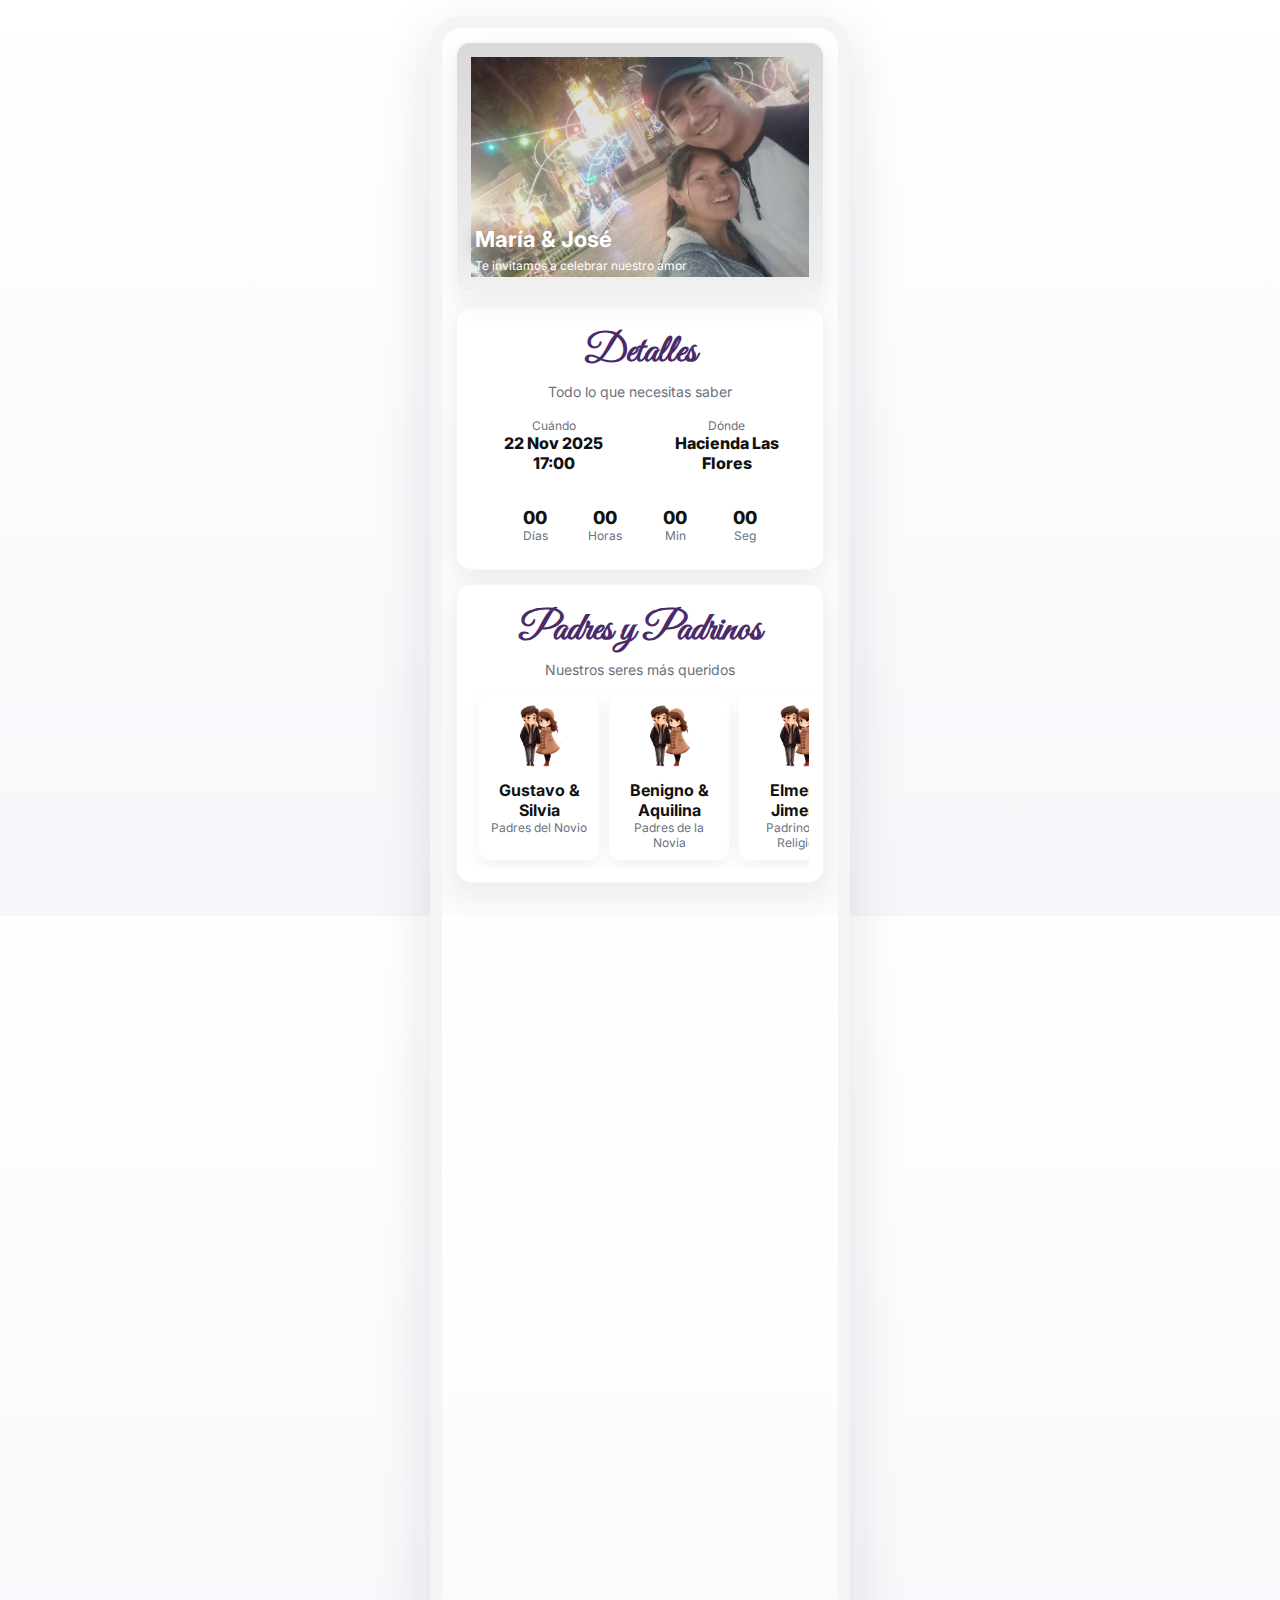
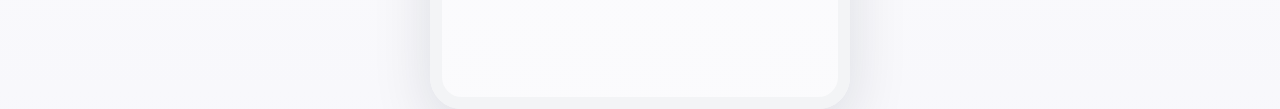
<file: index.html>
<!doctype html>
<html lang="es">

<head>
    <meta charset="utf-8" />
    <meta name="viewport" content="width=device-width, initial-scale=1.0, viewport-fit=cover" />
    <title>Invitación Boda</title>
    <link href="https://fonts.googleapis.com/css2?family=Great+Vibes&family=Inter:wght@300;400;600;700&display=swap"
        rel="stylesheet">
    <style>
        :root {
            --bg: #ffffff;
            --card: #fff;
            --muted: #6b7280;
            --accent: #c59d5f;
            --glass: rgba(255, 255, 255, 0.8);
            --radius: 18px;
            --shadow: 0 10px 30px rgba(16, 24, 40, 0.08);
            --width: 420px;
        }

        * {
            box-sizing: border-box
        }

        html,
        body {
            height: 100%;
            margin: 0;
            background: linear-gradient(180deg, #fff, #f7f7fb);
            font-family: Inter, system-ui, -apple-system, Segoe UI, Roboto, "Helvetica Neue", Arial;
            color: #111
        }

        .phone {
            width: var(--width);
            max-width: 94vw;
            margin: 16px auto;
            border-radius: 32px;
            overflow: hidden;
            border: 12px solid #f3f4f6;
            background: linear-gradient(180deg, rgba(255, 255, 255, 0.6), rgba(255, 255, 255, 0.4));
            box-shadow: 0 18px 60px rgba(16, 24, 40, 0.12)
        }

        .card {
            padding: 14px;
            background: var(--card);
            border-radius: 16px;
            margin: 14px;
            border: 1px solid rgba(16, 24, 40, 0.04);
            box-shadow: var(--shadow)
        }

        h1 {
            font-family: 'Great Vibes', cursive;
            font-size: 40px;
            margin: 6px 0;
            color: #4b2a6a;
            text-align: center
        }

        .subtitle {
            text-align: center;
            color: var(--muted);
            font-size: 14px;
            margin-bottom: 8px
        }

        .hero {
            position: relative;
            overflow: hidden;
            border-radius: 14px
        }

        .hero img {
            width: 100%;
            height: 220px;
            object-fit: cover;
            display: block;
            filter: contrast(1.05) saturate(1.05)
        }

        .overlay {
            position: absolute;
            inset: 0;
            background: linear-gradient(180deg, rgba(0, 0, 0, 0.15), rgba(0, 0, 0, 0.06));
            display: flex;
            align-items: flex-end;
            padding: 18px
        }

        .names {
            color: #fff;
            font-size: 22px;
            font-weight: 700;
            text-shadow: 0 6px 18px rgba(0, 0, 0, 0.45)
        }

        .grid {
            display: grid;
            grid-template-columns: 1fr 1fr;
            gap: 8px
        }

        .pill {
            background: linear-gradient(90deg, #fff, #fff);
            padding: 10px;
            border-radius: 12px;
            text-align: center
        }

        .padrinos {
            display: flex;
            gap: 10px;
            overflow: auto;
            padding: 8px
        }

        .padrino {
            min-width: 120px;
            border-radius: 12px;
            background: linear-gradient(180deg, #fff, #fff);
            padding: 10px;
            text-align: center;
            box-shadow: 0 6px 18px rgba(16, 24, 40, 0.06)
        }

        .padrino img {
            width: 64px;
            height: 64px;
            border-radius: 50%;
            object-fit: cover;
            margin-bottom: 8px
        }

        .countdown {
            display: flex;
            gap: 8px;
            justify-content: center;
            margin-top: 8px
        }

        .countdown .item {
            background: linear-gradient(90deg, #fff, #fff);
            padding: 12px;
            border-radius: 10px;
            min-width: 62px;
            text-align: center
        }

        .big {
            font-weight: 800;
            font-size: 18px;
            color: #111
        }

        .small {
            font-size: 12px;
            color: var(--muted)
        }

        .map {
            height: 180px;
            border-radius: 12px;
            overflow: hidden;
            margin-top: 8px
        }

        .map iframe {
            width: 100%;
            height: 100%;
            border: 0
        }

        .reveal {
            opacity: 0;
            transform: translateY(16px);
            transition: opacity .6s ease, transform .6s ease
        }

        .reveal.show {
            opacity: 1;
            transform: none
        }

        @media (max-width:380px) {
            h1 {
                font-size: 34px
            }

            .hero img {
                height: 190px
            }
        }
    </style>
</head>

<body>
    <div class="phone">
        <!-- Hero / Portada -->
        <div class="card hero reveal">
            <img id="heroImg" src="imagenes/pareja.jpeg" alt="Pareja">
            <div class="overlay">
                <div>
                    <div class="names" id="namesTop">María & José</div>
                    <div style="color:#fff;font-size:12px;margin-top:6px">Te invitamos a celebrar nuestro amor</div>
                </div>
            </div>
        </div>

        <!-- Detalles y cuenta regresiva -->
        <div class="card reveal">
            <h1>Detalles</h1>
            <div class="subtitle">Todo lo que necesitas saber</div>
            <div class="grid">
                <div class="pill">
                    <div style="font-size:12px;color:#6b7280">Cuándo</div>
                    <div style="font-weight:800" id="dateInfo">22 Nov 2025<br>17:00</div>
                </div>
                <div class="pill">
                    <div style="font-size:12px;color:#6b7280">Dónde</div>
                    <div style="font-weight:800" id="venueInfo">Hacienda Las Flores</div>
                </div>
            </div>

            <div class="countdown" style="margin-top:12px">
                <div class="item">
                    <div class="big" id="days">--</div>
                    <div class="small">Días</div>
                </div>
                <div class="item">
                    <div class="big" id="hours">--</div>
                    <div class="small">Horas</div>
                </div>
                <div class="item">
                    <div class="big" id="mins">--</div>
                    <div class="small">Min</div>
                </div>
                <div class="item">
                    <div class="big" id="secs">--</div>
                    <div class="small">Seg</div>
                </div>
            </div>
        </div>

        <!-- Padrinos -->
        <div class="card reveal">
            <h1>Padres y Padrinos</h1>
            <div class="subtitle">Nuestros seres más queridos</div>
            <div class="padrinos" id="padrinosList"></div>
        </div>

        <!-- Misa -->
        <div class="card reveal">
            <h1>Misa</h1>
            <div class="subtitle">Lugar donde se realizará la ceremonia religiosa</div>
            <div style="font-weight:700;margin-top:6px" id="misaName">Parroquia Santa Vera Cruz</div>
            <div style="font-size:13px;color:#6b7280" id="misaAddress"></div>
            <div class="map" id="mapMisa"></div>
            <div style="display:flex;gap:8px;margin-top:10px">
                <button id="openMisaGps"
                    style="flex:1;padding:10px;border-radius:10px;border:1px solid #eee;background:#fff">Abrir en
                    Maps</button>
            </div>
        </div>

        <!-- Recepción & Mapa -->
        <div class="card reveal">
            <h1>Recepción & Mapa</h1>
            <div class="subtitle">Dirección y cómo llegar</div>
            <div style="font-weight:700;margin-top:6px" id="receptionName">Salon de Eventos Real</div>
            <div style="font-size:13px;color:#6b7280" id="receptionAddress"></div>
            <div class="map" id="mapFrame"></div>
            <div style="display:flex;gap:8px;margin-top:10px">
                <button id="openGps"
                    style="flex:1;padding:10px;border-radius:10px;border:1px solid #eee;background:#fff">Abrir en
                    Maps</button>
                <button id="shareBtn"
                    style="flex:1;padding:10px;border-radius:10px;border:1px solid #eee;background:#fff">Compartir</button>
            </div>
        </div>

        <div style="height:28px"></div>
    </div>

    <script>
        const DATA = {
            bride: 'María',
            groom: 'José',
            dateISO: '2025-11-22T17:00:00',
            venue: 'Hacienda Las Flores',
            address: 'Camino Real 123, Ciudad',
            heroImg: 'imagenes/pareja.jpeg',
            locationUrlEmbed: 'https://www.google.com/maps/embed?pb=!1m18!1m12!1m3!1d3329.123456!2d-70.6693!3d-33.4489!2m3!1f0!2f0!3f0!3m2!1i1024!2i768!4f13.1!3m3!1m2!1s0x9662c123456789%3A0xabcdef123456789!2sHacienda%20Las%20Flores!5e0!3m2!1ses!2scl!4v1694950000000',
            locationUrlManual: 'https://maps.app.goo.gl/g5eR131F3MAHVVpy9',
            padrinos: [
                { name: 'Gustavo & Silvia', img: 'imagenes/imagen.png', type: 'Padres del Novio' },
                { name: 'Benigno & Aquilina', img: 'imagenes/imagen.png', type: 'Padres de la Novia' },
                { name: 'Elmer & Jimena', img: 'imagenes/imagen.png', type: 'Padrinos de Religion' },
                { name: 'Miguel & Claudia', img: 'imagenes/imagen.png', type: 'Padrinos de Civil' }
            ],
            misa: {
                name: 'Parroquia Santa Vera Cruz',
                address: '',
                embed: 'https://www.google.com/maps/embed?pb=!1m18!1m12!1m3!1d3329.987654!2d-70.6700!3d-33.4500!2m3!1f0!2f0!3f0!3m2!1i1024!2i768!4f13.1!3m3!1m2!1s0x9662c123987654%3A0xabcdef987654!2sParroquia%20San%20Jos%C3%A9!5e0!3m2!1ses!2scl!4v1694951111111',
                manual: 'https://maps.app.goo.gl/H45N2SBq7N7TVunW8'
            }
        };

        // Hero / nombres
        document.getElementById('namesTop').textContent = `${DATA.bride} & ${DATA.groom}`;
        document.getElementById('heroImg').src = DATA.heroImg;

        // Padrinos
        const padrinosList = document.getElementById('padrinosList');
        DATA.padrinos.forEach(p => {
            const el = document.createElement('div');
            el.className = 'padrino';
            el.innerHTML = `
        <img src="${p.img}" alt="${p.name}">
        <div style="font-weight:700">${p.name}</div>
        <div style="font-size:12px;color:#6b7280">${p.type}</div>
      `;
            padrinosList.appendChild(el);
        });

        // Cuenta regresiva
        function startCountdown(target, ids) {
            function tick() {
                const now = new Date();
                const then = new Date(target);
                let diff = Math.max(0, then - now);
                const days = Math.floor(diff / (24 * 60 * 60 * 1000)); diff -= days * (24 * 60 * 60 * 1000);
                const hours = Math.floor(diff / (60 * 60 * 1000)); diff -= hours * (60 * 60 * 1000);
                const mins = Math.floor(diff / (60 * 1000)); diff -= mins * (60 * 1000);
                const secs = Math.floor(diff / 1000);
                document.getElementById(ids.days).textContent = String(days).padStart(2, '0');
                document.getElementById(ids.hours).textContent = String(hours).padStart(2, '0');
                document.getElementById(ids.mins).textContent = String(mins).padStart(2, '0');
                document.getElementById(ids.secs).textContent = String(secs).padStart(2, '0');
            }
            tick();
            return setInterval(tick, 1000);
        }
        startCountdown(DATA.dateISO, { days: 'days', hours: 'hours', mins: 'mins', secs: 'secs' });

        // Mapa Recepción
        const mapFrame = document.getElementById('mapFrame');
        mapFrame.innerHTML = `<iframe src="${DATA.locationUrlEmbed}" allowfullscreen></iframe>`;
        document.getElementById('openGps').addEventListener('click', () => {
            window.open(DATA.locationUrlManual, '_blank');
        });

        // Mapa Misa
        document.getElementById('misaName').textContent = DATA.misa.name;
        document.getElementById('misaAddress').textContent = DATA.misa.address;
        document.getElementById('mapMisa').innerHTML = `<iframe src="${DATA.misa.embed}" allowfullscreen></iframe>`;
        document.getElementById('openMisaGps').addEventListener('click', () => {
            window.open(DATA.misa.manual, '_blank');
        });

        // Compartir
        document.getElementById('shareBtn').addEventListener('click', () => {
            const text = `Invitación: ${DATA.bride} & ${DATA.groom} — 22 Nov 2025, 17:00\nLugar: ${DATA.venue} — ${DATA.address}`;
            if (navigator.share) {
                navigator.share({ title: `Boda ${DATA.bride} & ${DATA.groom}`, text, url: location.href }).catch(() => alert('Compartir cancelado'));
            } else { prompt('Copia este texto para compartir:', text); }
        });

        // Animaciones al hacer scroll
        const reveals = document.querySelectorAll('.reveal');
        const intObs = new IntersectionObserver(entries => {
            entries.forEach(e => { if (e.isIntersecting) e.target.classList.add('show') })
        }, { threshold: 0.2 });
        reveals.forEach(r => intObs.observe(r));
    </script>
</body>

</html>
</file>
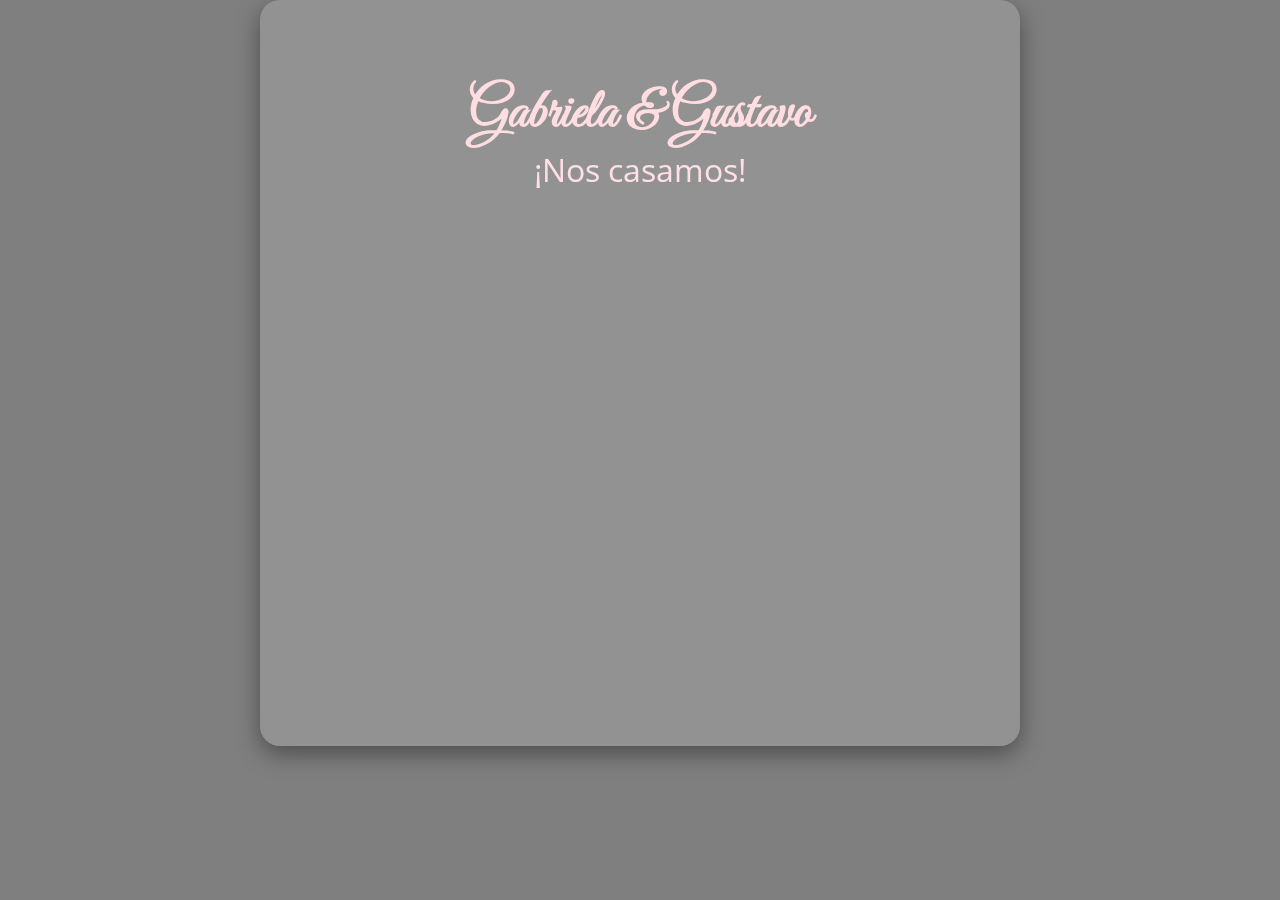
<file: invitacion.html>
<!DOCTYPE html>
<html lang="es">
<head>
  <meta charset="UTF-8" />
  <meta name="viewport" content="width=device-width, initial-scale=1.0"/>
  <title>Gabriela & Gustavo - ¡Nos Casamos!</title>
  <link rel="stylesheet" href="estilos.css" />
  <link href="https://fonts.googleapis.com/css2?family=Great+Vibes&family=Open+Sans&display=swap" rel="stylesheet">
</head>
<body>
  <audio autoplay loop>
    <source src="bensound-romantic.mp3" type="audio/mpeg">
    Tu navegador no soporta audio HTML5.
  </audio>

  <div class="overlay"></div>

  <div class="invitacion">
    <h1 class="titulo">Gabriela & Gustavo</h1>
    <p class="subtitulo">¡Nos casamos!</p>

    <div class="detalle fade-in">
      <p>Te invitamos a compartir con nosotros este día tan especial.</p>
      <p><strong>📅 Fecha:</strong> 22 de noviembre de 2025</p>
      <p><strong>🕔 Hora:</strong> 14:00 hrs</p>
      <p><strong>📍 Lugar:</strong> Salon de eventos REAL, Cochabamba</p>
      <a href="https://maps.app.goo.gl/z2BuujDchW7GWpai6" target="_blank" class="btn animado">Ver ubicación</a>
    </div>

    <div id="contador" class="fade-in">
      <h3>⏳ Faltan:</h3>
      <div id="reloj"></div>
    </div>

    <div class="rsvp fade-in">
      <p>Confirma tu asistencia</p>
      <a href="https://docs.google.com/forms/d/e/1FAIpQLSeMYdIooXyPJH1mEoe4QIZbbcwqxz5iSXJAnU31ZdqI8uUlAg/viewform?usp=header" target="_blank" class="btn animado">Confirmar Asistencia</a>

    </div>

    <p class="mensaje fade-in">“El amor se celebra, se honra y se vive... ¡Y queremos hacerlo contigo!”</p>
  </div>

  <script src="contador.js"></script>
</body>
</html>
</file>
<file: estilos.css>
body {
  margin: 0;
  font-family: 'Open Sans', sans-serif;
  background: url('https://media.istockphoto.com/id/1460511576/es/v%C3%ADdeo/p%C3%A9talos-de-rosa-que-caen-fondo-del-d%C3%ADa-de-san-valent%C3%ADn.jpg?s=640x640&k=20&c=aQje3Awt_6Htn-rfyokDlTpy3gGltYnzifv_CmMw_KU=') no-repeat center center fixed;
  background-size: cover;
  overflow-x: hidden;
  color: #fff;
}

.overlay {
  background: rgba(0, 0, 0, 0.5);
  position: fixed;
  inset: 0;
  z-index: -1;
}

.invitacion {
  text-align: center;
  max-width: 700px;
  margin: auto;
  padding: 40px 30px;
  background-color: rgba(255, 255, 255, 0.15);
  border-radius: 20px;
  backdrop-filter: blur(10px);
  box-shadow: 0 8px 25px rgba(0, 0, 0, 0.4);
  animation: slideUp 1.5s ease-out;
}

.titulo {
  font-family: 'Great Vibes', cursive;
  font-size: 3.5em;
  color: #ffdde1;
  margin-bottom: 0;
  animation: fadeIn 2s ease-in-out;
}

.subtitulo {
  font-size: 2em;
  color: #ffe0e6;
  margin-top: 0;
}

.detalle,
.rsvp,
.mensaje,
#contador {
  margin-top: 25px;
  font-size: 1.1em;
}

.btn {
  background-color: #ff6f91;
  color: #fff;
  padding: 12px 25px;
  border: none;
  border-radius: 30px;
  text-decoration: none;
  font-weight: bold;
  display: inline-block;
  margin-top: 10px;
  transition: all 0.3s ease;
}

.btn:hover {
  background-color: #ff3c6f;
  transform: scale(1.05);
}

.mensaje {
  font-style: italic;
  color: #ffe6f0;
  margin-top: 40px;
}

#reloj {
  font-size: 1.5em;
  color: #ffd1dc;
  margin-top: 10px;
}

.fade-in {
  opacity: 0;
  animation: fadeIn 2s ease-in forwards;
}

.animado {
  animation: pulse 2s infinite;
}

/* Animaciones */
@keyframes slideUp {
  0% {
    transform: translateY(50px);
    opacity: 0;
  }

  100% {
    transform: translateY(0px);
    opacity: 1;
  }
}

@keyframes fadeIn {
  to {
    opacity: 1;
  }
}

@keyframes pulse {

  0%,
  100% {
    transform: scale(1);
  }

  50% {
    transform: scale(1.05);
  }
}

#playMusica {
  position: fixed;
  top: 20px;
  right: 20px;
  z-index: 1000;
  background: #ff6f91;
  color: white;
  border: none;
  padding: 12px 20px;
  border-radius: 30px;
  font-weight: bold;
  cursor: pointer;
  box-shadow: 0 5px 15px rgba(0, 0, 0, 0.3);
  animation: pulse 2s infinite;
}

/* Galería de fotos */
.galeria1 {
  display: flex;
  justify-content: center;
  gap: 15px;
  margin-top: 30px;
  flex-wrap: wrap;
}

.galeria1 img {
  width: 650px;
  height: auto;
  border-radius: 15px;
  box-shadow: 0 4px 10px rgba(255, 255, 255, 0.3);
  transition: transform 0.3s ease;
}

.galeria1 img:hover {
  transform: scale(1.05);
}

.galeria {
  display: flex;
  justify-content: center;
  gap: 15px;
  margin-top: 30px;
  flex-wrap: wrap;
}

.galeria img {
  width: 280px;
  height: 350px;
  border-radius: 15px;
  box-shadow: 0 4px 10px rgba(255, 255, 255, 0.3);
  transition: transform 0.3s ease;
}

.galeria img:hover {
  transform: scale(1.05);
}

/* Corazones flotando */
.corazones::before,
.corazones::after {
  content: "💖 💕 💗 💓 💘 💝";
  position: fixed;
  font-size: 2rem;
  animation: flotar 10s linear infinite;
  opacity: 0.6;
}

.corazones::after {
  animation-delay: 5s;
  left: 60%;
}

@keyframes flotar {
  0% {
    top: 100%;
    opacity: 0;
  }

  50% {
    opacity: 1;
  }

  100% {
    top: -10%;
    opacity: 0;
  }
}

@media screen and (max-width: 768px) {
  .invitacion {
    padding: 20px 15px;
  }

  .titulo {
    font-size: 2.5em;
  }

  .subtitulo {
    font-size: 1.5em;
  }

  .detalle,
  .rsvp,
  .mensaje,
  #contador {
    font-size: 1em;
  }

  .galeria1 img {
    width: 100%;
    max-width: 650px;
  }

  .galeria img {
    width: 100%;
    max-width: 280px;

  }

  .btn {
    padding: 10px 18px;
    font-size: 0.95em;
  }

  #reloj {
    font-size: 1.2em;
  }

  #playMusica {
    top: 10px;
    right: 10px;
    padding: 10px 15px;
    font-size: 0.9em;
  }
}
</file>
